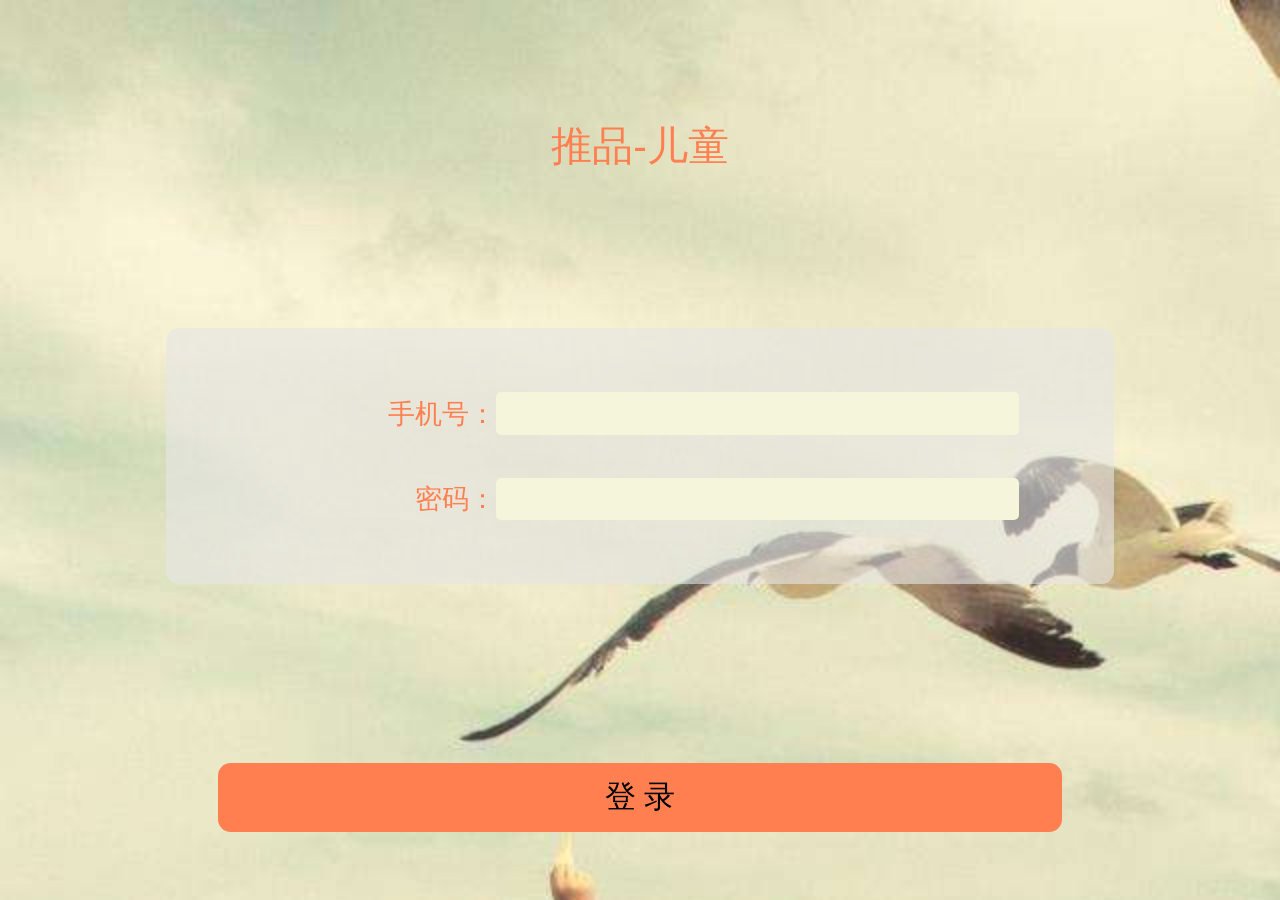
<file: index.html>
<!DOCTYPE html><html><head><meta charset=utf-8><title>推品App</title><link href=./static/css/app.250d61d21fda078a79bd806519aef817.css rel=stylesheet></head><body><div id=app></div><script type=text/javascript src=./static/js/manifest.983fd10ac869192f9032.js></script><script type=text/javascript src=./static/js/vendor.93f3264a6b024c3547d7.js></script><script type=text/javascript src=./static/js/app.1762360e353897cd5ad7.js></script></body></html>
</file>
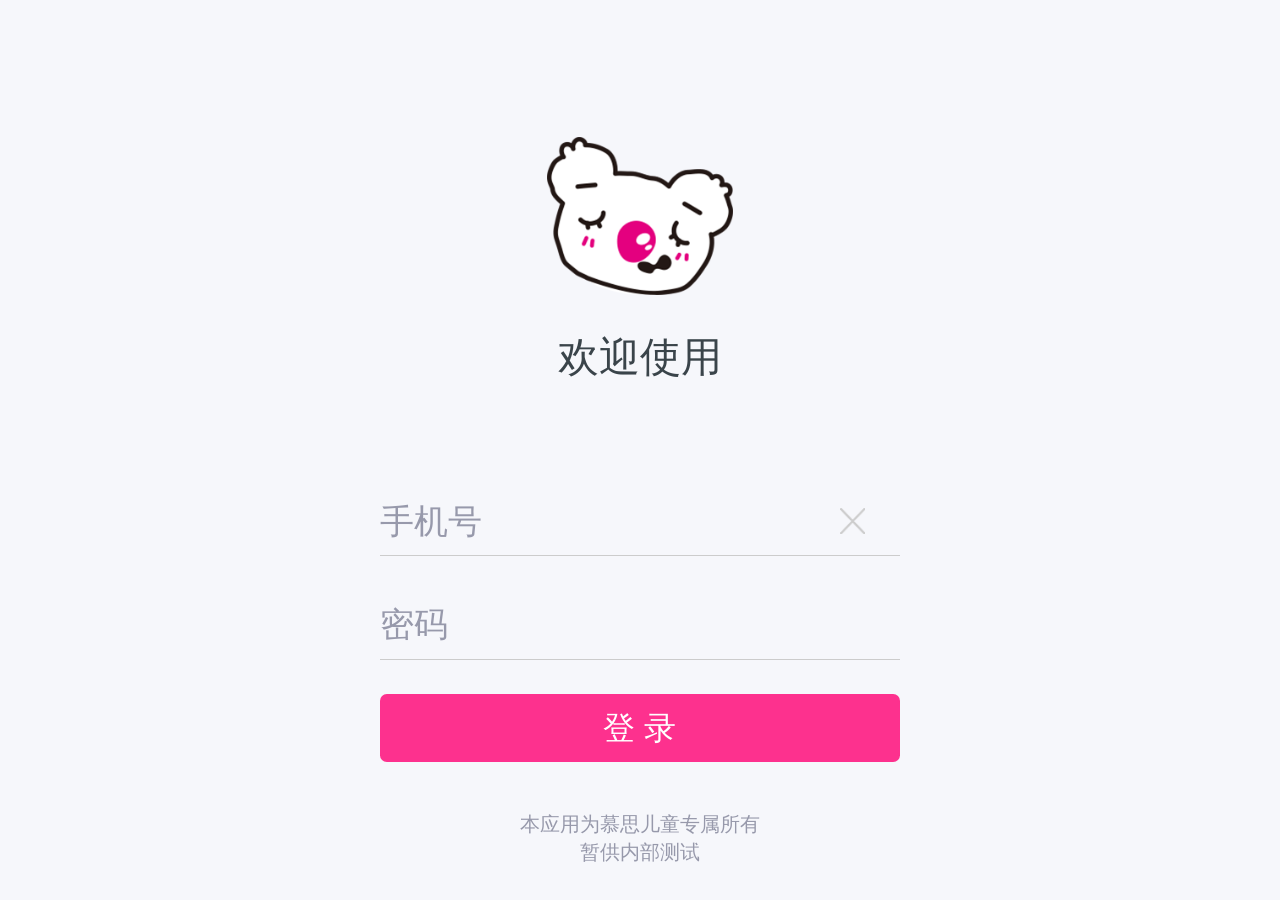
<file: widget/index.html>
<!DOCTYPE html><html><head><meta charset=utf-8><title>推品App</title><link href=./static/css/app.cbc96ad16d57e07d6012bafc356e783b.css rel=stylesheet></head><body><div id=app></div><script type=text/javascript src=./static/js/manifest.b2ab64a4581f19510889.js></script><script type=text/javascript src=./static/js/vendor.5ca018da89f8dcb724f1.js></script><script type=text/javascript src=./static/js/app.aeeb7db7cbb7c43f2aba.js></script></body></html>
</file>
